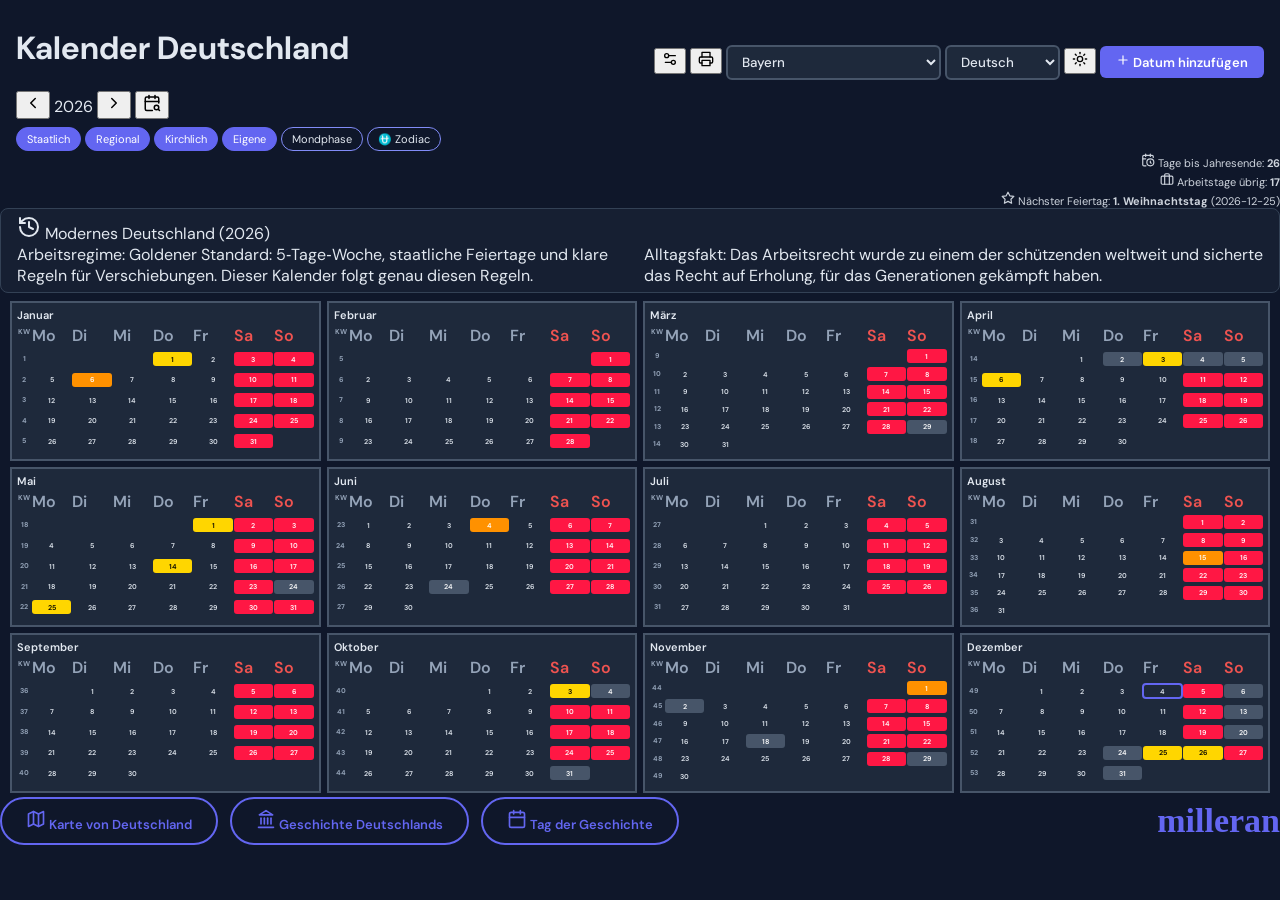
<file: index.html>
<!doctype html>
<html lang="de" class="h-full" translate="no">
<head>
  <meta charset="UTF-8">
  <meta name="viewport" content="width=device-width, initial-scale=1.0">
  <title>Kalender Deutschland</title>
  <link rel="stylesheet" href="css/tailwind.css">
  <link rel="stylesheet" href="css/styles.css">
  <link rel="stylesheet" href="css/leaflet.css">
  <link rel="stylesheet" href="css/atlas.css">
  <link rel="stylesheet" href="css/history.css">
  <link rel="stylesheet" href="css/on-this-day.css">
  <link href="https://fonts.googleapis.com/css2?family=DM+Sans:wght@400;500;600;700&display=swap" rel="stylesheet">
  <style>
    /* Fallback: показать контент, даже если JS упадет */
    #app { display: block !important; visibility: visible !important; }
    .loading-overlay { position: fixed; inset: 0; background: #0f172a; color: #e2e8f0; display: flex; align-items: center; justify-content: center; z-index: 9999; font-family: sans-serif; }
  </style>
</head>
<body class="h-full bg-[#0f172a] text-[#e2e8f0]">
  <div id="loadingScreen" class="loading-overlay">⏳ Загрузка календаря...</div>
  
  <div id="app" class="app-root dark">
    <header id="header" class="w-full sticky top-0 z-50 px-4 py-3 flex items-center justify-between gap-3 flex-wrap bg-inherit border-b-2 border-slate-600">
      <div class="flex items-center gap-3" style="flex-shrink: 0;">
        <h1 id="appTitle" class="text-lg font-bold">Kalender Deutschland</h1>
        <div class="flex items-center gap-1">
          <button id="btnYearPrev" class="p-1 rounded hover:bg-white/10 cursor-pointer"><i data-lucide="chevron-left" class="w-[18px] h-[18px]"></i></button>
          <span id="yearDisplay" class="font-bold text-base min-w-[50px] text-center">2026</span>
          <button id="btnYearNext" class="p-1 rounded hover:bg-white/10 cursor-pointer"><i data-lucide="chevron-right" class="w-[18px] h-[18px]"></i></button>
          <button id="btnGotoDate" class="p-1 ml-1 rounded hover:bg-white/10 opacity-70 hover:opacity-100 transition-opacity cursor-pointer" title="Go to date"><i data-lucide="calendar-search" class="w-[18px] h-[18px]"></i></button>
        </div>
      </div>
      <div class="flex items-center gap-2 flex-wrap" style="margin-left: auto;">
        <button id="btnWorkMode" class="p-1.5 rounded hover:bg-white/10 flex items-center gap-1 cursor-pointer" title="Work Mode"><i data-lucide="settings-2" class="w-[16px] h-[16px]"></i></button>
        <button id="btnPrint" class="p-1.5 rounded hover:bg-white/10 cursor-pointer" title="Print"><i data-lucide="printer" class="w-[16px] h-[16px]"></i></button>
        <select id="regionSelect" class="text-xs py-1 px-2 cursor-pointer"></select>
        <select id="langSelect" class="text-xs py-1 px-2 cursor-pointer"></select>
        <button id="btnToggleTheme" class="p-1.5 rounded hover:bg-white/10 cursor-pointer" title="Theme"><i data-lucide="sun" class="w-[16px] h-[16px]"></i></button>
        <button id="btnAddEvent" class="btn-primary text-xs flex items-center gap-1 cursor-pointer"><i data-lucide="plus" class="w-[14px] h-[14px]"></i> <span data-t="add_date">Datum hinzufügen</span></button>
      </div>
    </header>

    <div class="w-full px-4 py-2 flex items-center justify-between flex-wrap gap-2 text-xs">
      <div class="flex gap-2 flex-wrap items-center" id="filters"></div>
      <div class="flex gap-4 flex-wrap" id="globalStats"></div>
    </div>
    
    <div class="w-full px-4 pb-2">
      <div id="historyBlock" class="history-block text-xs leading-relaxed hidden">
        <div class="font-bold mb-1 flex items-center gap-2"><i data-lucide="history"></i> <span id="historyTitle"></span></div>
        <div class="grid grid-cols-1 md:grid-cols-2 gap-2" style="display: grid !important; grid-template-columns: repeat(2, 1fr) !important; gap: 8px !important;">
          <div><span class="opacity-70 font-bold" id="historyRegimeLabel">Режим работы:</span> <span id="historyRegime"></span></div>
          <div><span class="opacity-70 font-bold" id="historyFactLabel">Факт:</span> <span id="historyFact"></span></div>
        </div>
      </div>
    </div>

    <div id="calendarGrid" class="px-4 pb-4 grid grid-cols-2 sm:grid-cols-3 lg:grid-cols-4 gap-3">
      <!-- Сюда JS вставит месяцы -->
    </div>
    
    <div class="footer-atlas-row w-full px-4 pb-6 mt-4">
      <div class="footer-action-group">
        <button id="btnOpenAtlas" class="btn-secondary flex items-center gap-2 shadow-lg hover:shadow-xl transition-all" style="border-radius: 30px; padding: 10px 24px; border: 2px solid #6366f1;">
          <i data-lucide="map" class="w-[20px] h-[20px]"></i> <span class="font-bold text-sm">Atlas von Deutschland</span>
        </button>
        <button id="btnOpenHistory" class="btn-secondary flex items-center gap-2 shadow-lg hover:shadow-xl transition-all" style="border-radius: 30px; padding: 10px 24px; border: 2px solid #6366f1;">
          <i data-lucide="landmark" class="w-[20px] h-[20px]"></i> <span class="font-bold text-sm">История Германии</span>
        </button>
        <button id="btnOpenOnThisDay" class="btn-secondary flex items-center gap-2 shadow-lg hover:shadow-xl transition-all" style="border-radius: 30px; padding: 10px 24px; border: 2px solid #6366f1;">
          <i data-lucide="calendar" class="w-[20px] h-[20px]"></i> <span class="font-bold text-sm">День в истории</span>
        </button>
      </div>
      <div class="brand-milleran" aria-label="milleran">milleran</div>
    </div>

    <div id="modalContainer"></div>
    <div id="atlasContainer"></div>
  </div>

  <script src="js/lucide.min.js"></script>
  <script src="js/translations.js"></script>
  <script src="js/app.js"></script>
  <script src="js/events.js"></script>
  <script src="js/leaflet.js"></script>
  <script src="js/atlas-data.js"></script>
  <script src="js/atlas.js"></script>
  <script src="js/history-data.js"></script>
  <script src="js/history-extra.js"></script>
  <script src="js/history.js"></script>
  <script src="js/on-this-day.js"></script>
</body>
</html>
</file>
<file: css/styles.css>
/* =========================================
   BASE & RESET
   ========================================= */
* {
  font-family: 'DM Sans', sans-serif;
  box-sizing: border-box;
}

html, body {
  height: 100%;
  margin: 0;
  overflow: hidden;
}

.app-root {
  height: 100%;
  width: 100%;
  overflow-y: auto;
  overflow-x: hidden;
  transition: background 0.3s, color 0.3s;
}

/* =========================================
   THEMES (DARK / LIGHT)
   ========================================= */
.app-root.dark { background: #0f172a; color: #e2e8f0; }
.app-root.light { background: #C2FFE3; color: #1e293b; }

.dark .month-card { background: #1e293b; border: 2px solid #475569; }
.light .month-card { background: #fff; border: 2px solid #64748b; color: #1e293b; }

.dark .modal-content { background: #1e293b; border: 1px solid #334155; }
.light .modal-content { background: #fff; border: 1px solid #e2e8f0; }

.dark select, .dark input, .dark textarea { background: #1e293b; border: 2px solid #475569; color: #e2e8f0; border-radius: 6px; padding: 6px 10px; }
.light select, .light input, .light textarea { background: #fff; border: 2px solid #cbd5e1; color: #1e293b; border-radius: 6px; padding: 6px 10px; font-weight: 600; }

.dark .tooltip-box { background: #334155; color: #e2e8f0; box-shadow: 0 2px 8px rgba(0,0,0,0.4); }
.light .tooltip-box { background: #1e293b; color: #f8fafc; box-shadow: 0 2px 8px rgba(0,0,0,0.2); }

.dark #zodiacDropdown { background: #1e293b; border: 1px solid #475569; box-shadow: 0 8px 24px rgba(0,0,0,0.5); }
.light #zodiacDropdown { background: #fff; border: 1px solid #cbd5e1; box-shadow: 0 8px 24px rgba(0,0,0,0.15); }

.dark .history-block { background: rgba(30,41,59,0.5); border: 1px solid #334155; }
.light .history-block { background: rgba(255,255,255,0.6); border: 1px solid #cbd5e1; }

/* =========================================
   HEADER & CONTROLS (COMPACT)
   ========================================= */
#header {
  width: 100% !important;
  max-width: 100% !important;
  display: flex !important;
  justify-content: space-between !important;
  align-items: center !important;
  flex-wrap: wrap !important;
  padding: 6px 16px !important;
}
#header > div:first-child { flex-shrink: 0; }

.header-controls {
  display: flex !important;
  flex-direction: column !important;
  align-items: flex-end !important;
  gap: 4px !important;
  margin-left: auto !important;
}
.header-buttons {
  display: flex !important;
  align-items: center !important;
  gap: 8px !important;
  flex-wrap: wrap !important;
}

/* =========================================
   FILTERS & STATS (COMPACT)
   ========================================= */
#filters {
  display: flex !important;
  flex-wrap: wrap !important;
  gap: 4px !important;
  align-items: center !important;
  padding: 2px 16px !important;
}
#zodiacWrap { display: inline-block !important; }

#globalStats {
  text-align: right !important;
  min-width: 220px !important;
  display: flex !important;
  flex-direction: column !important;
  align-items: flex-end !important;
  gap: 2px !important;
  font-size: 11px !important;
  opacity: 0.9;
}
#globalStats span {
  display: block !important;
  white-space: nowrap !important;
}

/* =========================================
   HISTORY BLOCK (2 COLUMNS, COMPACT)
   ========================================= */
.history-block {
  border-radius: 8px;
  padding: 6px 16px !important;
  margin-bottom: 4px !important;
  transition: all 0.3s;
}
#historyBlock .grid {
  display: grid !important;
  grid-template-columns: repeat(2, 1fr) !important;
  gap: 8px !important;
}

/* =========================================
   CALENDAR GRID & MONTH CARDS (COMPACT 4x3)
   ========================================= */
#calendarGrid {
  display: grid !important;
  grid-template-columns: repeat(4, 1fr) !important;
  gap: 6px !important;
  padding: 4px 10px !important;
  align-items: start !important;
}

.month-card {
  transition: transform 0.2s, box-shadow 0.2s;
  cursor: pointer;
  font-weight: 600;
  min-width: 0;
  width: 100%;
  height: 180px !important;
  max-height: 180px !important;
  min-height: 180px !important;
  padding: 5px !important;
  display: flex;
  flex-direction: column;
  overflow: hidden;
}
.month-card:hover {
  transform: translateY(-3px);
  box-shadow: 0 8px 25px rgba(0,0,0,0.15);
}
.month-card .font-semibold {
  font-size: 11px !important;
  margin-bottom: 3px !important;
}

.month-grid {
  display: grid !important;
  grid-template-columns: 14px repeat(7, 1fr) !important;
  gap: 1px !important;
  flex-grow: 1;
}

/* =========================================
   DAY CELLS & HIGHLIGHTS (COMPACT)
   ========================================= */
.day-cell {
  width: 100%;
  height: 15px !important;
  display: flex;
  align-items: center;
  justify-content: center;
  border-radius: 3px;
  font-size: 8px !important;
  cursor: default;
  position: relative;
}

.day-cell.weekend { background: #ff1744; color: #fff; }
.day-cell.national { background: #ffd600; color: #000; }
.day-cell.regional { background: #ff9100; color: #fff; }
.day-cell.church { background: #475569; color: #fff; }
.day-cell.user-event { background: #1e88e5; color: #fff; }
.day-cell.today { outline: 2px solid #6366f1; outline-offset: -1px; }
.day-cell.zodiac-highlight {
  background: #818cf8 !important;
  color: #fff !important;
  box-shadow: 0 0 8px rgba(129,140,248,0.6) !important;
  font-weight: 700 !important;
  z-index: 10 !important;
}

.detail-day { width: 36px; height: 34px; font-size: 13px; }
.wk-num { font-size: 7px !important; color: #94a3b8; width: 14px; text-align: center; font-weight: bold; line-height: 15px !important; }
.lh-26 { line-height: 26px !important; }
.lh-34 { line-height: 34px !important; }

/* =========================================
   MODALS (STANDARD & FULLSCREEN)
   ========================================= */
.modal-overlay {
  position: fixed; inset: 0; z-index: 9999;
  display: flex; align-items: center; justify-content: center;
  background: rgba(0,0,0,0.7); backdrop-filter: blur(4px);
  animation: fadeIn 0.2s;
  cursor: pointer;
}
@keyframes fadeIn { from { opacity: 0; } to { opacity: 1; } }

/* Стандартное модальное окно */
.modal-content {
  max-height: 90%; overflow-y: auto;
  border-radius: 12px; padding: 24px;
  width: 95%; max-width: 800px;
  animation: slideUp 0.25s;
  position: relative;
}
@keyframes slideUp { from { transform: translateY(20px); opacity: 0; } to { transform: translateY(0); opacity: 1; } }

/* Полноэкранное окно месяца */
.modal-content-full {
  width: 90vw; height: 90vh;
  background: #1e293b;
  border-radius: 16px;
  padding: 30px 40px;
  position: relative;
  overflow-y: auto;
  display: flex; flex-direction: column;
  color: #e2e8f0;
}

/* Кнопка закрытия (универсальная) */
.modal-close-btn {
  position: absolute; top: 12px; right: 12px;
  width: 36px; height: 36px;
  background: rgba(239, 68, 68, 0.9);
  border: none; border-radius: 8px;
  color: #fff; font-size: 20px; font-weight: bold;
  cursor: pointer; z-index: 10000;
  display: flex; align-items: center; justify-content: center;
  transition: transform 0.2s, background 0.2s;
}
.modal-close-btn:hover { transform: scale(1.1); background: #dc2626; }

/* Статистика в модальном окне */
.modal-stats-grid {
  display: grid;
  grid-template-columns: repeat(4, 1fr);
  gap: 16px; margin-bottom: 30px;
  flex-shrink: 0;
}
.stat-box {
  background: #0f172a; padding: 16px;
  border-radius: 10px; text-align: center;
  border: 1px solid #334155;
}
.stat-val { font-size: 36px; font-weight: 800; color: #6366f1; line-height: 1.1; }
.stat-lbl { font-size: 14px; color: #94a3b8; margin-top: 6px; text-transform: uppercase; letter-spacing: 0.5px; }

/* Сетка календаря внутри модалки */
.modal-grid-large {
  display: grid;
  grid-template-columns: 40px repeat(7, 1fr);
  gap: 4px; flex-grow: 1;
}
.modal-grid-large .day-cell-lg {
  width: 100%; height: 50px;
  display: flex; align-items: center; justify-content: center;
  border-radius: 6px; font-size: 16px; font-weight: 600;
  cursor: default; position: relative;
}
.modal-grid-large .wk-num-lg {
  font-size: 12px; color: #64748b;
  display: flex; align-items: center; justify-content: center;
}
.modal-grid-large .day-header {
  text-align: center; font-size: 13px; font-weight: 700;
  color: #94a3b8; padding: 8px 0;
}

/* =========================================
   TOOLTIPS & ZODIAC DROPDOWN
   ========================================= */
.tooltip-wrap { position: relative; }
.tooltip-box {
  display: none; position: absolute; z-index: 999;
  bottom: calc(100% + 6px); left: 50%; transform: translateX(-50%);
  padding: 6px 10px; border-radius: 6px; font-size: 11px;
  white-space: nowrap; pointer-events: none;
}
.tooltip-wrap:hover .tooltip-box { display: block; }

#zodiacDropdown {
  position: absolute; left: 0; top: calc(100% + 6px); z-index: 10000;
  display: none; padding: 12px; border-radius: 10px; gap: 6px;
  grid-template-columns: repeat(6, 40px);
  background: #1e293b;
  border: 1px solid #475569;
  box-shadow: 0 8px 24px rgba(0,0,0,0.5);
  pointer-events: auto !important;
}
#zodiacDropdown.open { display: grid; }
#zodiacDropdown .zi {
  width: 40px; height: 40px; display: flex; align-items: center;
  justify-content: center; font-size: 24px; border-radius: 8px;
  cursor: pointer; transition: all 0.15s;
  background: rgba(129,140,248,0.1);
  pointer-events: auto !important;
}
#zodiacDropdown .zi:hover {
  background: rgba(129,140,248,0.3);
  transform: scale(1.15);
}

#zodiacWrap {
  z-index: 9999 !important;
  position: relative !important;
  pointer-events: auto !important;
}
#zodiacBtn, #zodiacBtn * {
  pointer-events: auto !important;
  cursor: pointer !important;
  position: relative;
  z-index: 10001 !important;
}
#zodiacBtn.active {
  background: #6366f1 !important;
  color: #fff !important;
  border-color: #6366f1 !important;
}
#zodiacIconLarge.hidden { display: none; }

/* =========================================
   FORMS & BUTTONS
   ========================================= */
select, input, textarea { outline: none; font-weight: 500; }

.btn-primary {
  background: #6366f1; color: #fff; border: none;
  padding: 7px 16px; border-radius: 6px; cursor: pointer;
  font-weight: 600; font-size: 13px; transition: background 0.2s;
}
.btn-primary:hover { background: #4f46e5; }

.btn-secondary {
  border: 1px solid #6366f1; color: #6366f1; background: transparent;
  padding: 7px 16px; border-radius: 6px; cursor: pointer;
  font-weight: 600; font-size: 13px; transition: all 0.2s;
}
.btn-secondary:hover { background: #6366f1; color: #fff; }

.footer-atlas-row {
  display: flex;
  justify-content: space-between;
  align-items: center;
  gap: 16px;
}

.footer-action-group {
  display: flex;
  align-items: center;
  gap: 12px;
  flex-wrap: wrap;
}

#btnOpenAtlas,
#btnOpenHistory {
  flex: 0 0 auto;
}

.brand-milleran {
  margin-left: auto;
  min-height: 44px;
  display: flex;
  align-items: center;
  color: #6366f1;
  font-family: "Bodoni MT Black", "Bodoni 72 Smallcaps", "Bodoni MT", Georgia, serif;
  font-size: 34px;
  font-weight: 900;
  line-height: 1;
  letter-spacing: 0;
  text-transform: lowercase;
  user-select: none;
}

.filter-chip {
  padding: 4px 10px; border-radius: 20px; font-size: 11px;
  cursor: pointer; transition: all 0.2s; border: 1px solid #6366f1;
  user-select: none;
}
.dark .filter-chip { color: #e2e8f0; border-color: #818cf8; }
.light .filter-chip { color: #1e293b; border-color: #4f46e5; }
.filter-chip.active { background: #6366f1; color: #fff; border-color: #6366f1; }

/* =========================================
   UTILITIES & ICONS
   ========================================= */
.c-red { color: #ef5350 !important; }
.c-gray { color: #94a3b8 !important; }
.tt-moon { position: absolute; bottom: 1px; right: 2px; font-size: 7px; pointer-events: none; opacity: 0.8; }
.tt-moon-lg { position: absolute; bottom: 2px; right: 3px; font-size: 9px; pointer-events: none; opacity: 0.8; }
.c-pointer { cursor: pointer !important; }
.c-default { cursor: default !important; }

.filter-dot-national { background: #fff9c4 !important; }
.filter-dot-regional { background: #ffe0b2 !important; }
.filter-dot-church { background: #e0e0e0 !important; }
.filter-dot-user { background: #bbdefb !important; }
.filter-dot-moon { background: #94a3b8 !important; }

.w-\[18px\] { width: 18px !important; } .h-\[18px\] { height: 18px !important; }
.w-\[16px\] { width: 16px !important; } .h-\[16px\] { height: 16px !important; }
.w-\[14px\] { width: 14px !important; } .h-\[14px\] { height: 14px !important; }
.w-\[20px\] { width: 20px !important; } .h-\[20px\] { height: 20px !important; }
.bg-inherit { background: inherit !important; }
.border-slate-600 { border-color: #475569 !important; }
.modal-grid-7 { display: grid !important; grid-template-columns: 28px repeat(7, 1fr) !important; }

/* =========================================
   SCROLLBAR & PRINT
   ========================================= */
::-webkit-scrollbar { width: 6px; }
::-webkit-scrollbar-thumb { background: #475569; border-radius: 3px; }

@media print {
  header, .px-4.py-2.flex, #modalContainer, #historyBlock { display: none !important; }
  body, .app-root { overflow: visible !important; height: auto !important; background: white !important; color: black !important; }
  .month-card { break-inside: avoid; border: 1px solid #ccc !important; box-shadow: none !important; margin-bottom: 20px; }
  .day-cell { -webkit-print-color-adjust: exact; print-color-adjust: exact; }
}

/* =========================================
   RESPONSIVE
   ========================================= */
@media (max-height: 900px) {
  .month-card { height: 160px !important; max-height: 160px !important; min-height: 160px !important; }
  .day-cell { height: 14px !important; font-size: 7px !important; }
  .wk-num { line-height: 14px !important; }
}
@media (max-height: 800px) {
  .month-card { height: 150px !important; max-height: 150px !important; min-height: 150px !important; }
  .day-cell { height: 13px !important; font-size: 7px !important; }
  .wk-num { width: 12px; line-height: 13px !important; }
}
@media (max-width: 1200px) {
  #calendarGrid { grid-template-columns: repeat(3, 1fr) !important; }
}
@media (max-width: 900px) {
  #calendarGrid { grid-template-columns: repeat(2, 1fr) !important; }
  #header { flex-direction: column !important; align-items: stretch !important; gap: 8px !important; }
  .header-controls { align-items: flex-start !important; margin-left: 0 !important; }
  #globalStats { text-align: left !important; align-items: flex-start !important; }
  #historyBlock .grid { grid-template-columns: 1fr !important; }
  .modal-content-full { width: 98vw; height: 98vh; padding: 20px; }
  .modal-stats-grid { grid-template-columns: repeat(2, 1fr); gap: 10px; }
  .stat-val { font-size: 28px; }
  .modal-grid-large .day-cell-lg { height: 40px; font-size: 14px; }
  .footer-atlas-row {
    flex-direction: column;
    align-items: center;
  }
  #btnOpenAtlas,
  #btnOpenHistory,
  .brand-milleran {
    margin-left: 0;
  }
  .brand-milleran {
    min-height: 34px;
    font-size: 26px;
  }
}
/* === ИКОНКИ В МОДАЛКЕ СОБЫТИЙ === */
#iconPicker {
  display: grid !important;
  grid-template-columns: repeat(5, 1fr) !important; /* 2 ряда по 5 иконок */
  gap: 14px !important;
  padding: 16px !important;
  background: rgba(255,255,255,0.05) !important;
  border-radius: 12px !important;
  margin-top: 8px !important;
  pointer-events: auto !important;
}

#iconPicker .icon-opt {
  font-size: 34px !important;          /* Крупные иконки */
  width: 56px !important;
  height: 56px !important;
  display: flex !important;
  align-items: center !important;
  justify-content: center !important;
  cursor: pointer !important;
  border-radius: 12px !important;
  transition: all 0.2s ease !important;
  user-select: none !important;
  pointer-events: auto !important;     /* Гарантируем кликабельность */
  background: transparent !important;
  position: relative !important;
  z-index: 10 !important;
}

#iconPicker .icon-opt:hover {
  background: rgba(255,255,255,0.15) !important;
  transform: scale(1.15);
}

#iconPicker .icon-opt.ring-2 {
  background: rgba(99, 102, 241, 0.25) !important;
  box-shadow: 0 0 0 3px #6366f1 !important;
}
/* Явная кнопка удаления в модалке событий */
#btnDeleteEvent {
  margin-right: auto !important; /* Сдвигаем влево */
  background: rgba(239, 68, 68, 0.15) !important;
  border-color: #ef4444 !important;
  color: #ef4444 !important;
  font-weight: 700 !important;
  padding: 8px 14px !important;
  transition: all 0.2s;
}
#btnDeleteEvent:hover {
  background: #ef4444 !important;
  color: #fff !important;
  transform: translateY(-1px);
}
/* === HIGHLIGHT FOR JUMP-TO-DATE === */
.day-cell.date-highlight,
.day-cell-lg.date-highlight {
  animation: pulse-highlight 2s ease-in-out !important;
  box-shadow: 0 0 0 3px #6366f1, 0 0 20px rgba(99,102,241,0.6) !important;
  z-index: 20 !important;
  position: relative !important;
}

.day-cell.date-highlight::after,
.day-cell-lg.date-highlight::after {
  content: '';
  position: absolute;
  inset: -2px;
  border: 2px solid #6366f1;
  border-radius: 6px;
  animation: pulse-ring 2s ease-out;
  pointer-events: none;
}

@keyframes pulse-highlight {
  0% { transform: scale(1); box-shadow: 0 0 0 0 rgba(99,102,241,0.4); }
  50% { transform: scale(1.15); box-shadow: 0 0 0 8px rgba(99,102,241,0.2); }
  100% { transform: scale(1); box-shadow: 0 0 0 0 rgba(99,102,241,0); }
}

@keyframes pulse-ring {
  0% { transform: scale(0.8); opacity: 1; }
  100% { transform: scale(2); opacity: 0; }
}
</file>
<file: css/leaflet.css>
/* required styles */

.leaflet-pane,
.leaflet-tile,
.leaflet-marker-icon,
.leaflet-marker-shadow,
.leaflet-tile-container,
.leaflet-pane > svg,
.leaflet-pane > canvas,
.leaflet-zoom-box,
.leaflet-image-layer,
.leaflet-layer {
	position: absolute;
	left: 0;
	top: 0;
	}
.leaflet-container {
	overflow: hidden;
	}
.leaflet-tile,
.leaflet-marker-icon,
.leaflet-marker-shadow {
	-webkit-user-select: none;
	   -moz-user-select: none;
	        user-select: none;
	  -webkit-user-drag: none;
	}
/* Prevents IE11 from highlighting tiles in blue */
.leaflet-tile::selection {
	background: transparent;
}
/* Safari renders non-retina tile on retina better with this, but Chrome is worse */
.leaflet-safari .leaflet-tile {
	image-rendering: -webkit-optimize-contrast;
	}
/* hack that prevents hw layers "stretching" when loading new tiles */
.leaflet-safari .leaflet-tile-container {
	width: 1600px;
	height: 1600px;
	-webkit-transform-origin: 0 0;
	}
.leaflet-marker-icon,
.leaflet-marker-shadow {
	display: block;
	}
/* .leaflet-container svg: reset svg max-width decleration shipped in Joomla! (joomla.org) 3.x */
/* .leaflet-container img: map is broken in FF if you have max-width: 100% on tiles */
.leaflet-container .leaflet-overlay-pane svg {
	max-width: none !important;
	max-height: none !important;
	}
.leaflet-container .leaflet-marker-pane img,
.leaflet-container .leaflet-shadow-pane img,
.leaflet-container .leaflet-tile-pane img,
.leaflet-container img.leaflet-image-layer,
.leaflet-container .leaflet-tile {
	max-width: none !important;
	max-height: none !important;
	width: auto;
	padding: 0;
	}

.leaflet-container img.leaflet-tile {
	/* See: https://bugs.chromium.org/p/chromium/issues/detail?id=600120 */
	mix-blend-mode: plus-lighter;
}

.leaflet-container.leaflet-touch-zoom {
	-ms-touch-action: pan-x pan-y;
	touch-action: pan-x pan-y;
	}
.leaflet-container.leaflet-touch-drag {
	-ms-touch-action: pinch-zoom;
	/* Fallback for FF which doesn't support pinch-zoom */
	touch-action: none;
	touch-action: pinch-zoom;
}
.leaflet-container.leaflet-touch-drag.leaflet-touch-zoom {
	-ms-touch-action: none;
	touch-action: none;
}
.leaflet-container {
	-webkit-tap-highlight-color: transparent;
}
.leaflet-container a {
	-webkit-tap-highlight-color: rgba(51, 181, 229, 0.4);
}
.leaflet-tile {
	filter: inherit;
	visibility: hidden;
	}
.leaflet-tile-loaded {
	visibility: inherit;
	}
.leaflet-zoom-box {
	width: 0;
	height: 0;
	-moz-box-sizing: border-box;
	     box-sizing: border-box;
	z-index: 800;
	}
/* workaround for https://bugzilla.mozilla.org/show_bug.cgi?id=888319 */
.leaflet-overlay-pane svg {
	-moz-user-select: none;
	}

.leaflet-pane         { z-index: 400; }

.leaflet-tile-pane    { z-index: 200; }
.leaflet-overlay-pane { z-index: 400; }
.leaflet-shadow-pane  { z-index: 500; }
.leaflet-marker-pane  { z-index: 600; }
.leaflet-tooltip-pane   { z-index: 650; }
.leaflet-popup-pane   { z-index: 700; }

.leaflet-map-pane canvas { z-index: 100; }
.leaflet-map-pane svg    { z-index: 200; }

.leaflet-vml-shape {
	width: 1px;
	height: 1px;
	}
.lvml {
	behavior: url(#default#VML);
	display: inline-block;
	position: absolute;
	}


/* control positioning */

.leaflet-control {
	position: relative;
	z-index: 800;
	pointer-events: visiblePainted; /* IE 9-10 doesn't have auto */
	pointer-events: auto;
	}
.leaflet-top,
.leaflet-bottom {
	position: absolute;
	z-index: 1000;
	pointer-events: none;
	}
.leaflet-top {
	top: 0;
	}
.leaflet-right {
	right: 0;
	}
.leaflet-bottom {
	bottom: 0;
	}
.leaflet-left {
	left: 0;
	}
.leaflet-control {
	float: left;
	clear: both;
	}
.leaflet-right .leaflet-control {
	float: right;
	}
.leaflet-top .leaflet-control {
	margin-top: 10px;
	}
.leaflet-bottom .leaflet-control {
	margin-bottom: 10px;
	}
.leaflet-left .leaflet-control {
	margin-left: 10px;
	}
.leaflet-right .leaflet-control {
	margin-right: 10px;
	}


/* zoom and fade animations */

.leaflet-fade-anim .leaflet-popup {
	opacity: 0;
	-webkit-transition: opacity 0.2s linear;
	   -moz-transition: opacity 0.2s linear;
	        transition: opacity 0.2s linear;
	}
.leaflet-fade-anim .leaflet-map-pane .leaflet-popup {
	opacity: 1;
	}
.leaflet-zoom-animated {
	-webkit-transform-origin: 0 0;
	    -ms-transform-origin: 0 0;
	        transform-origin: 0 0;
	}
svg.leaflet-zoom-animated {
	will-change: transform;
}

.leaflet-zoom-anim .leaflet-zoom-animated {
	-webkit-transition: -webkit-transform 0.25s cubic-bezier(0,0,0.25,1);
	   -moz-transition:    -moz-transform 0.25s cubic-bezier(0,0,0.25,1);
	        transition:         transform 0.25s cubic-bezier(0,0,0.25,1);
	}
.leaflet-zoom-anim .leaflet-tile,
.leaflet-pan-anim .leaflet-tile {
	-webkit-transition: none;
	   -moz-transition: none;
	        transition: none;
	}

.leaflet-zoom-anim .leaflet-zoom-hide {
	visibility: hidden;
	}


/* cursors */

.leaflet-interactive {
	cursor: pointer;
	}
.leaflet-grab {
	cursor: -webkit-grab;
	cursor:    -moz-grab;
	cursor:         grab;
	}
.leaflet-crosshair,
.leaflet-crosshair .leaflet-interactive {
	cursor: crosshair;
	}
.leaflet-popup-pane,
.leaflet-control {
	cursor: auto;
	}
.leaflet-dragging .leaflet-grab,
.leaflet-dragging .leaflet-grab .leaflet-interactive,
.leaflet-dragging .leaflet-marker-draggable {
	cursor: move;
	cursor: -webkit-grabbing;
	cursor:    -moz-grabbing;
	cursor:         grabbing;
	}

/* marker & overlays interactivity */
.leaflet-marker-icon,
.leaflet-marker-shadow,
.leaflet-image-layer,
.leaflet-pane > svg path,
.leaflet-tile-container {
	pointer-events: none;
	}

.leaflet-marker-icon.leaflet-interactive,
.leaflet-image-layer.leaflet-interactive,
.leaflet-pane > svg path.leaflet-interactive,
svg.leaflet-image-layer.leaflet-interactive path {
	pointer-events: visiblePainted; /* IE 9-10 doesn't have auto */
	pointer-events: auto;
	}

/* visual tweaks */

.leaflet-container {
	background: #ddd;
	outline-offset: 1px;
	}
.leaflet-container a {
	color: #0078A8;
	}
.leaflet-zoom-box {
	border: 2px dotted #38f;
	background: rgba(255,255,255,0.5);
	}


/* general typography */
.leaflet-container {
	font-family: "Helvetica Neue", Arial, Helvetica, sans-serif;
	font-size: 12px;
	font-size: 0.75rem;
	line-height: 1.5;
	}


/* general toolbar styles */

.leaflet-bar {
	box-shadow: 0 1px 5px rgba(0,0,0,0.65);
	border-radius: 4px;
	}
.leaflet-bar a {
	background-color: #fff;
	border-bottom: 1px solid #ccc;
	width: 26px;
	height: 26px;
	line-height: 26px;
	display: block;
	text-align: center;
	text-decoration: none;
	color: black;
	}
.leaflet-bar a,
.leaflet-control-layers-toggle {
	background-position: 50% 50%;
	background-repeat: no-repeat;
	display: block;
	}
.leaflet-bar a:hover,
.leaflet-bar a:focus {
	background-color: #f4f4f4;
	}
.leaflet-bar a:first-child {
	border-top-left-radius: 4px;
	border-top-right-radius: 4px;
	}
.leaflet-bar a:last-child {
	border-bottom-left-radius: 4px;
	border-bottom-right-radius: 4px;
	border-bottom: none;
	}
.leaflet-bar a.leaflet-disabled {
	cursor: default;
	background-color: #f4f4f4;
	color: #bbb;
	}

.leaflet-touch .leaflet-bar a {
	width: 30px;
	height: 30px;
	line-height: 30px;
	}
.leaflet-touch .leaflet-bar a:first-child {
	border-top-left-radius: 2px;
	border-top-right-radius: 2px;
	}
.leaflet-touch .leaflet-bar a:last-child {
	border-bottom-left-radius: 2px;
	border-bottom-right-radius: 2px;
	}

/* zoom control */

.leaflet-control-zoom-in,
.leaflet-control-zoom-out {
	font: bold 18px 'Lucida Console', Monaco, monospace;
	text-indent: 1px;
	}

.leaflet-touch .leaflet-control-zoom-in, .leaflet-touch .leaflet-control-zoom-out  {
	font-size: 22px;
	}


/* layers control */

.leaflet-control-layers {
	box-shadow: 0 1px 5px rgba(0,0,0,0.4);
	background: #fff;
	border-radius: 5px;
	}
.leaflet-control-layers-toggle {
	background-image: url(images/layers.png);
	width: 36px;
	height: 36px;
	}
.leaflet-retina .leaflet-control-layers-toggle {
	background-image: url(images/layers-2x.png);
	background-size: 26px 26px;
	}
.leaflet-touch .leaflet-control-layers-toggle {
	width: 44px;
	height: 44px;
	}
.leaflet-control-layers .leaflet-control-layers-list,
.leaflet-control-layers-expanded .leaflet-control-layers-toggle {
	display: none;
	}
.leaflet-control-layers-expanded .leaflet-control-layers-list {
	display: block;
	position: relative;
	}
.leaflet-control-layers-expanded {
	padding: 6px 10px 6px 6px;
	color: #333;
	background: #fff;
	}
.leaflet-control-layers-scrollbar {
	overflow-y: scroll;
	overflow-x: hidden;
	padding-right: 5px;
	}
.leaflet-control-layers-selector {
	margin-top: 2px;
	position: relative;
	top: 1px;
	}
.leaflet-control-layers label {
	display: block;
	font-size: 13px;
	font-size: 1.08333em;
	}
.leaflet-control-layers-separator {
	height: 0;
	border-top: 1px solid #ddd;
	margin: 5px -10px 5px -6px;
	}

/* Default icon URLs */
.leaflet-default-icon-path { /* used only in path-guessing heuristic, see L.Icon.Default */
	background-image: url(images/marker-icon.png);
	}


/* attribution and scale controls */

.leaflet-container .leaflet-control-attribution {
	background: #fff;
	background: rgba(255, 255, 255, 0.8);
	margin: 0;
	}
.leaflet-control-attribution,
.leaflet-control-scale-line {
	padding: 0 5px;
	color: #333;
	line-height: 1.4;
	}
.leaflet-control-attribution a {
	text-decoration: none;
	}
.leaflet-control-attribution a:hover,
.leaflet-control-attribution a:focus {
	text-decoration: underline;
	}
.leaflet-attribution-flag {
	display: inline !important;
	vertical-align: baseline !important;
	width: 1em;
	height: 0.6669em;
	}
.leaflet-left .leaflet-control-scale {
	margin-left: 5px;
	}
.leaflet-bottom .leaflet-control-scale {
	margin-bottom: 5px;
	}
.leaflet-control-scale-line {
	border: 2px solid #777;
	border-top: none;
	line-height: 1.1;
	padding: 2px 5px 1px;
	white-space: nowrap;
	-moz-box-sizing: border-box;
	     box-sizing: border-box;
	background: rgba(255, 255, 255, 0.8);
	text-shadow: 1px 1px #fff;
	}
.leaflet-control-scale-line:not(:first-child) {
	border-top: 2px solid #777;
	border-bottom: none;
	margin-top: -2px;
	}
.leaflet-control-scale-line:not(:first-child):not(:last-child) {
	border-bottom: 2px solid #777;
	}

.leaflet-touch .leaflet-control-attribution,
.leaflet-touch .leaflet-control-layers,
.leaflet-touch .leaflet-bar {
	box-shadow: none;
	}
.leaflet-touch .leaflet-control-layers,
.leaflet-touch .leaflet-bar {
	border: 2px solid rgba(0,0,0,0.2);
	background-clip: padding-box;
	}


/* popup */

.leaflet-popup {
	position: absolute;
	text-align: center;
	margin-bottom: 20px;
	}
.leaflet-popup-content-wrapper {
	padding: 1px;
	text-align: left;
	border-radius: 12px;
	}
.leaflet-popup-content {
	margin: 13px 24px 13px 20px;
	line-height: 1.3;
	font-size: 13px;
	font-size: 1.08333em;
	min-height: 1px;
	}
.leaflet-popup-content p {
	margin: 17px 0;
	margin: 1.3em 0;
	}
.leaflet-popup-tip-container {
	width: 40px;
	height: 20px;
	position: absolute;
	left: 50%;
	margin-top: -1px;
	margin-left: -20px;
	overflow: hidden;
	pointer-events: none;
	}
.leaflet-popup-tip {
	width: 17px;
	height: 17px;
	padding: 1px;

	margin: -10px auto 0;
	pointer-events: auto;

	-webkit-transform: rotate(45deg);
	   -moz-transform: rotate(45deg);
	    -ms-transform: rotate(45deg);
	        transform: rotate(45deg);
	}
.leaflet-popup-content-wrapper,
.leaflet-popup-tip {
	background: white;
	color: #333;
	box-shadow: 0 3px 14px rgba(0,0,0,0.4);
	}
.leaflet-container a.leaflet-popup-close-button {
	position: absolute;
	top: 0;
	right: 0;
	border: none;
	text-align: center;
	width: 24px;
	height: 24px;
	font: 16px/24px Tahoma, Verdana, sans-serif;
	color: #757575;
	text-decoration: none;
	background: transparent;
	}
.leaflet-container a.leaflet-popup-close-button:hover,
.leaflet-container a.leaflet-popup-close-button:focus {
	color: #585858;
	}
.leaflet-popup-scrolled {
	overflow: auto;
	}

.leaflet-oldie .leaflet-popup-content-wrapper {
	-ms-zoom: 1;
	}
.leaflet-oldie .leaflet-popup-tip {
	width: 24px;
	margin: 0 auto;

	-ms-filter: "progid:DXImageTransform.Microsoft.Matrix(M11=0.70710678, M12=0.70710678, M21=-0.70710678, M22=0.70710678)";
	filter: progid:DXImageTransform.Microsoft.Matrix(M11=0.70710678, M12=0.70710678, M21=-0.70710678, M22=0.70710678);
	}

.leaflet-oldie .leaflet-control-zoom,
.leaflet-oldie .leaflet-control-layers,
.leaflet-oldie .leaflet-popup-content-wrapper,
.leaflet-oldie .leaflet-popup-tip {
	border: 1px solid #999;
	}


/* div icon */

.leaflet-div-icon {
	background: #fff;
	border: 1px solid #666;
	}


/* Tooltip */
/* Base styles for the element that has a tooltip */
.leaflet-tooltip {
	position: absolute;
	padding: 6px;
	background-color: #fff;
	border: 1px solid #fff;
	border-radius: 3px;
	color: #222;
	white-space: nowrap;
	-webkit-user-select: none;
	-moz-user-select: none;
	-ms-user-select: none;
	user-select: none;
	pointer-events: none;
	box-shadow: 0 1px 3px rgba(0,0,0,0.4);
	}
.leaflet-tooltip.leaflet-interactive {
	cursor: pointer;
	pointer-events: auto;
	}
.leaflet-tooltip-top:before,
.leaflet-tooltip-bottom:before,
.leaflet-tooltip-left:before,
.leaflet-tooltip-right:before {
	position: absolute;
	pointer-events: none;
	border: 6px solid transparent;
	background: transparent;
	content: "";
	}

/* Directions */

.leaflet-tooltip-bottom {
	margin-top: 6px;
}
.leaflet-tooltip-top {
	margin-top: -6px;
}
.leaflet-tooltip-bottom:before,
.leaflet-tooltip-top:before {
	left: 50%;
	margin-left: -6px;
	}
.leaflet-tooltip-top:before {
	bottom: 0;
	margin-bottom: -12px;
	border-top-color: #fff;
	}
.leaflet-tooltip-bottom:before {
	top: 0;
	margin-top: -12px;
	margin-left: -6px;
	border-bottom-color: #fff;
	}
.leaflet-tooltip-left {
	margin-left: -6px;
}
.leaflet-tooltip-right {
	margin-left: 6px;
}
.leaflet-tooltip-left:before,
.leaflet-tooltip-right:before {
	top: 50%;
	margin-top: -6px;
	}
.leaflet-tooltip-left:before {
	right: 0;
	margin-right: -12px;
	border-left-color: #fff;
	}
.leaflet-tooltip-right:before {
	left: 0;
	margin-left: -12px;
	border-right-color: #fff;
	}

/* Printing */

@media print {
	/* Prevent printers from removing background-images of controls. */
	.leaflet-control {
		-webkit-print-color-adjust: exact;
		print-color-adjust: exact;
		}
	}
</file>
<file: css/atlas.css>
/* css/atlas.css */

#atlasOverlay {
  position: fixed;
  top: 0; left: 0; right: 0; bottom: 0;
  background: rgba(15, 23, 42, 0.95);
  z-index: 99999;
  display: flex;
  opacity: 0;
  pointer-events: none;
  transition: opacity 0.3s ease;
  backdrop-filter: blur(10px);
}

#atlasOverlay.active {
  opacity: 1;
  pointer-events: auto;
}

#atlasContent {
  width: 100%;
  height: 100%;
  display: flex;
  flex-direction: column;
  position: relative;
}

#atlasHeader {
  display: flex;
  justify-content: space-between;
  align-items: center;
  padding: 16px 24px;
  background: rgba(30, 41, 59, 0.8);
  border-bottom: 1px solid rgba(255,255,255,0.1);
}

.atlas-title {
  font-size: 1.5rem;
  font-weight: 700;
  color: #fff;
  margin: 0;
  display: flex;
  align-items: center;
  gap: 10px;
}

#btnAtlasClose {
  background: transparent;
  border: none;
  color: #94a3b8;
  cursor: pointer;
  padding: 8px;
  border-radius: 50%;
  transition: all 0.2s;
  display: flex;
  align-items: center;
  justify-content: center;
}

#btnAtlasClose:hover {
  background: rgba(255,255,255,0.1);
  color: #fff;
}

#atlasBody {
  flex: 1;
  display: flex;
  position: relative;
  overflow: hidden;
}

#mapContainer {
  flex: 1;
  height: 100%;
  background: #f1f5f9; /* Light background for classic map look */
  z-index: 1;
}

#atlasInstruction {
  position: absolute;
  left: 20px;
  bottom: 20px;
  z-index: 1000;
  max-width: 420px;
  background: rgba(15, 23, 42, 0.92);
  color: #e2e8f0;
  border: 1px solid rgba(255,255,255,0.16);
  border-radius: 8px;
  padding: 12px 14px;
  box-shadow: 0 12px 32px rgba(15, 23, 42, 0.35);
}

#atlasInstruction strong,
#atlasInstruction span {
  display: block;
  font-size: 13px;
  line-height: 1.45;
}

#atlasInstruction span {
  margin-top: 6px;
  color: #94a3b8;
  font-size: 11px;
}

/* Sidebar for state details */
#stateSidebar {
  width: 350px;
  background: rgba(30, 41, 59, 0.95);
  border-left: 1px solid rgba(255,255,255,0.1);
  padding: 24px;
  overflow-y: auto;
  transform: translateX(100%);
  transition: transform 0.4s cubic-bezier(0.16, 1, 0.3, 1);
  position: absolute;
  right: 0;
  top: 0;
  bottom: 0;
  z-index: 1000;
  box-shadow: -4px 0 20px rgba(0,0,0,0.5);
  display: flex;
  flex-direction: column;
}

#stateSidebar.open {
  transform: translateX(0);
}

#btnBackToGermany {
  position: absolute;
  top: 20px;
  left: 20px;
  z-index: 1000;
  background: #6366f1;
  color: white;
  border: none;
  padding: 10px 20px;
  border-radius: 30px;
  font-weight: 600;
  cursor: pointer;
  box-shadow: 0 4px 12px rgba(0,0,0,0.3);
  display: none;
  align-items: center;
  gap: 8px;
  transition: all 0.2s;
}

#btnBackToGermany:hover {
  background: #4f46e5;
  transform: translateY(-2px);
}

#btnBackToGermany.visible {
  display: flex;
}

/* Leaflet overrides */
.leaflet-container {
  background: #f1f5f9 !important;
  font-family: 'DM Sans', sans-serif !important;
}

.leaflet-control-zoom a {
  background: rgba(255, 255, 255, 0.9) !important;
  color: #1e293b !important;
  border-color: rgba(0,0,0,0.1) !important;
}

.leaflet-control-zoom a:hover {
  background: #f8fafc !important;
}

/* Permanent labels for states */
.state-label {
  background: rgba(255,255,255,0.82) !important;
  border: 1px solid rgba(15,23,42,0.14) !important;
  border-radius: 6px !important;
  box-shadow: 0 2px 8px rgba(15,23,42,0.18) !important;
  color: #1e293b !important;
  font-weight: 700 !important;
  font-size: 12px !important;
  text-align: center;
  padding: 2px 6px !important;
  text-shadow: none !important;
}

.state-label::before {
  display: none !important;
}

.state-label-berlin {
  font-size: 11px !important;
  background: rgba(255,255,255,0.92) !important;
  border-color: rgba(239,68,68,0.35) !important;
}

.state-label-brandenburg {
  transform: translate(-50%, -50%) translate(28px, -26px);
}

/* Tooltip styles (for hover) */
.state-tooltip {
  background: rgba(15, 23, 42, 0.9) !important;
  color: white !important;
  border: 1px solid rgba(255,255,255,0.2) !important;
  border-radius: 8px !important;
  padding: 8px 12px !important;
  font-family: 'DM Sans', sans-serif !important;
  font-size: 14px !important;
  font-weight: 600 !important;
  box-shadow: 0 4px 12px rgba(0,0,0,0.3) !important;
}

.state-tooltip::before {
  border-top-color: rgba(15, 23, 42, 0.9) !important;
}

.state-polygon {
  cursor: pointer;
}

.state-polygon:hover {
  filter: saturate(1.08);
}

.selected-state-fill {
  pointer-events: none;
}

.selected-state-outline {
  paint-order: stroke;
  stroke-linecap: round;
  stroke-linejoin: round;
  filter:
    drop-shadow(0 0 1px rgba(255, 255, 255, 0.95))
    drop-shadow(0 2px 3px rgba(15, 23, 42, 0.32));
}

/* Sidebar contents */
.sidebar-title {
  font-size: 1.5rem;
  font-weight: 700;
  margin-bottom: 4px;
  color: #fff;
  margin-top: 0;
}

.sidebar-subtitle {
  color: #94a3b8;
  font-size: 0.9rem;
  margin-bottom: 24px;
}

.info-card {
  background: rgba(255,255,255,0.05);
  border-radius: 12px;
  padding: 16px;
  margin-bottom: 16px;
}

.info-card h3 {
  font-size: 1rem;
  font-weight: 600;
  margin-top: 0;
  margin-bottom: 12px;
  color: #e2e8f0;
}

.info-card p, .info-card ul {
  font-size: 0.85rem;
  color: #cbd5e1;
  line-height: 1.6;
  margin: 0;
}

.info-card ul {
  padding-left: 20px;
  margin-top: 8px;
}

/* Mobile responsive */
@media (max-width: 768px) {
  #atlasInstruction {
    left: 12px;
    right: 12px;
    bottom: 12px;
    max-width: none;
  }

  #stateSidebar {
    width: 100%;
    height: 50%;
    top: auto;
    bottom: 0;
    border-left: none;
    border-top: 1px solid rgba(255,255,255,0.1);
    transform: translateY(100%);
  }
  #stateSidebar.open {
    transform: translateY(0);
  }
}

/* Large state popup window */
.atlas-state-page {
  margin: 0;
  min-height: 100vh;
  background: #0f172a;
  color: #e2e8f0;
  font-family: 'DM Sans', Arial, sans-serif;
}

#stateWindow {
  display: grid;
  grid-template-columns: minmax(0, 1fr) 380px;
  min-height: 100vh;
}

#stateMapWrap {
  min-height: 100vh;
  background: #e5eef7;
}

#stateMap {
  width: 100%;
  height: 100vh;
  background: #e5eef7;
}

#stateInfoPanel {
  position: relative;
  padding: 30px;
  background: #111827;
  border-left: 1px solid rgba(255,255,255,0.1);
  overflow-y: auto;
}

#btnStateClose {
  position: absolute;
  top: 16px;
  right: 16px;
  width: 34px;
  height: 34px;
  border: 0;
  border-radius: 50%;
  background: rgba(255,255,255,0.08);
  color: #e2e8f0;
  font-size: 24px;
  line-height: 34px;
  cursor: pointer;
}

#btnStateClose:hover {
  background: rgba(255,255,255,0.16);
}

#stateWindowSubtitle {
  margin: 6px 42px 6px 0;
  color: #94a3b8;
  font-size: 13px;
  font-weight: 700;
  text-transform: uppercase;
}

#stateWindowTitle {
  margin: 0 0 22px 0;
  color: #ffffff;
  font-size: 32px;
  line-height: 1.1;
}

.state-stat-grid {
  display: grid;
  grid-template-columns: 1fr;
  gap: 10px;
  margin-bottom: 18px;
}

.state-stat-grid div {
  display: flex;
  justify-content: space-between;
  gap: 16px;
  padding: 10px 12px;
  border-radius: 8px;
  background: rgba(255,255,255,0.06);
}

.state-stat-grid span {
  color: #94a3b8;
  font-size: 12px;
}

.state-stat-grid strong {
  color: #ffffff;
  font-size: 13px;
  text-align: right;
}

#stateDataSource {
  color: #94a3b8;
  font-size: 11px;
  line-height: 1.5;
}

@media (max-width: 860px) {
  #stateWindow {
    grid-template-columns: 1fr;
  }

  #stateMapWrap,
  #stateMap {
    min-height: 58vh;
    height: 58vh;
  }

  #stateInfoPanel {
    border-left: 0;
    border-top: 1px solid rgba(255,255,255,0.1);
  }
}
</file>
<file: css/history.css>
/* Historical cycle overlay */
#historyOverlay {
  position: fixed;
  inset: 0;
  z-index: 99998;
  background: rgba(15, 23, 42, 0.96);
  color: #e2e8f0;
  opacity: 0;
  pointer-events: none;
  transition: opacity 0.25s ease;
}

#historyOverlay.active {
  opacity: 1;
  pointer-events: auto;
}

#historyShell {
  height: 100%;
  display: flex;
  flex-direction: column;
}

#historyHeader {
  display: flex;
  justify-content: space-between;
  align-items: center;
  gap: 18px;
  padding: 16px 22px;
  background: rgba(30, 41, 59, 0.9);
  border-bottom: 1px solid rgba(255,255,255,0.1);
}

#historyKicker {
  margin: 0 0 3px;
  color: #94a3b8;
  font-size: 11px;
  font-weight: 800;
  letter-spacing: 0.08em;
  text-transform: uppercase;
}

#historyAtlasTitle {
  margin: 0;
  color: #fff;
  font-size: 24px;
  font-weight: 800;
}

#historyHeaderActions {
  display: flex;
  align-items: center;
  gap: 12px;
  margin-left: auto;
}

#btnHistoryClose {
  border: 0;
  background: transparent;
  color: #94a3b8;
  cursor: pointer;
  border-radius: 50%;
  padding: 8px;
  display: flex;
  align-items: center;
  justify-content: center;
}

#btnHistoryClose:hover {
  color: #fff;
  background: rgba(255,255,255,0.1);
}

#historyLayout {
  flex: 1;
  min-height: 0;
  display: grid;
  grid-template-columns: 300px minmax(0, 1fr);
}

#historyTimeline {
  overflow-y: auto;
  border-right: 1px solid rgba(255,255,255,0.1);
  background: rgba(15, 23, 42, 0.78);
  padding: 16px;
}

.history-side-title {
  color: #94a3b8;
  font-size: 11px;
  font-weight: 800;
  text-transform: uppercase;
  margin-bottom: 10px;
}

.history-period-list {
  display: grid;
  gap: 8px;
}

.history-period-btn {
  width: 100%;
  text-align: left;
  border: 1px solid rgba(148, 163, 184, 0.22);
  background: rgba(255,255,255,0.04);
  color: #e2e8f0;
  border-radius: 8px;
  padding: 10px;
  cursor: pointer;
}

#historyOverlay.history-rtl .history-period-btn {
  text-align: right;
}

.history-period-btn span {
  display: block;
  color: #94a3b8;
  font-size: 11px;
  font-weight: 700;
  margin-bottom: 3px;
}

.history-period-btn strong {
  display: block;
  font-size: 13px;
  line-height: 1.25;
}

.history-period-btn.active,
.history-period-btn:hover {
  border-color: #6366f1;
  background: rgba(99, 102, 241, 0.18);
}

#historyMain {
  min-width: 0;
  overflow-y: auto;
  padding: 22px;
}

.history-hero {
  padding-bottom: 18px;
  border-bottom: 1px solid rgba(255,255,255,0.1);
}

.history-years {
  color: #818cf8;
  font-size: 12px;
  font-weight: 800;
  margin-bottom: 8px;
}

.history-hero h3 {
  margin: 0 0 10px;
  color: #fff;
  font-size: 34px;
  line-height: 1.08;
}

.history-hero p {
  margin: 0;
  max-width: 980px;
  color: #cbd5e1;
  font-size: 15px;
  line-height: 1.65;
}

.history-nav {
  display: flex;
  gap: 8px;
  justify-content: flex-end;
}

.history-nav button {
  border: 1px solid #6366f1;
  background: transparent;
  color: #e2e8f0;
  border-radius: 8px;
  padding: 9px 12px;
  cursor: pointer;
  display: flex;
  align-items: center;
  gap: 6px;
  font-weight: 700;
}

.history-nav button:hover:not(:disabled) {
  background: #6366f1;
}

.history-nav button:disabled {
  opacity: 0.35;
  cursor: default;
}

.history-content-grid {
  margin-top: 18px;
}

.history-panel,
.history-people {
  background: rgba(255,255,255,0.045);
  border: 1px solid rgba(255,255,255,0.09);
  border-radius: 8px;
  padding: 16px;
}

.history-article {
  max-width: 1120px;
}

.history-highlights {
  margin: 18px 0 0;
  padding-left: 20px;
  color: #dbe4ef;
  font-size: 14px;
  line-height: 1.7;
}

#historyOverlay.history-rtl .history-highlights {
  padding-left: 0;
  padding-right: 20px;
}

.history-body {
  display: grid;
  gap: 14px;
}

.history-body p {
  margin: 0;
  color: #dbe4ef;
  font-size: 14px;
  line-height: 1.75;
}

.history-highlights li + li {
  margin-top: 10px;
}

.history-source {
  margin: 18px 0 0;
  color: #94a3b8;
  font-size: 11px;
}

.history-people h4 {
  margin: 0 0 12px;
  color: #fff;
  font-size: 15px;
}

.history-inline-media {
  display: grid;
  grid-template-columns: repeat(2, minmax(0, 1fr));
  gap: 12px;
  margin: 16px 0;
}

.history-inline-media-lead {
  grid-template-columns: 1fr;
  margin-top: 0;
}

.history-inline-media-compact {
  margin-top: 18px;
}

.history-media-with-symbols {
  display: grid;
  grid-template-columns: minmax(0, 1fr) 138px;
  gap: 12px;
  align-items: stretch;
  margin-bottom: 16px;
}

.history-media-with-symbols .history-inline-media {
  margin-bottom: 0;
}

.history-symbols-rail {
  display: grid;
  align-content: start;
  gap: 10px;
}

.history-media-card {
  margin: 0;
  overflow: hidden;
  border-radius: 8px;
  background: rgba(15,23,42,0.78);
  border: 1px solid rgba(255,255,255,0.08);
}

.history-media-card img {
  width: 100%;
  height: 240px;
  display: block;
  object-fit: contain;
  background: radial-gradient(circle at center, rgba(51, 65, 85, 0.72), rgba(15, 23, 42, 0.96));
}

.history-inline-media-lead .history-media-card img {
  height: 360px;
}

.history-media-card.image-missing {
  display: none;
}

.history-person-card.image-missing img {
  display: none;
}

.history-media-card figcaption {
  padding: 10px 12px;
  color: #e2e8f0;
  font-size: 12px;
  line-height: 1.35;
}

.history-media-card figcaption span {
  display: inline-block;
  margin-right: 8px;
  color: #818cf8;
  font-size: 10px;
  font-weight: 900;
  text-transform: uppercase;
}

.history-symbol-card {
  margin: 0;
  overflow: hidden;
  border-radius: 8px;
  background: rgba(15,23,42,0.78);
  border: 1px solid rgba(255,255,255,0.08);
}

.history-symbol-card.image-missing {
  display: none;
}

.history-symbol-card img {
  width: 100%;
  height: 86px;
  display: block;
  object-fit: contain;
  padding: 8px;
  background: rgba(226, 232, 240, 0.92);
}

.history-symbol-card figcaption {
  padding: 8px 9px;
  color: #dbe4ef;
  font-size: 11px;
  line-height: 1.3;
}

.history-people {
  margin-top: 18px;
}

.history-people-grid {
  display: grid;
  grid-template-columns: repeat(2, minmax(0, 1fr));
  gap: 12px;
}

.history-person-card {
  display: grid;
  grid-template-columns: 74px minmax(0, 1fr);
  gap: 12px;
  align-items: center;
  background: rgba(15,23,42,0.62);
  border: 1px solid rgba(255,255,255,0.08);
  border-radius: 8px;
  padding: 10px;
}

.history-person-card img {
  width: 74px;
  height: 74px;
  object-fit: contain;
  border-radius: 8px;
  background: #1e293b;
}

.history-person-card.image-missing,
.history-person-card.no-image {
  grid-template-columns: 1fr;
}

.history-person-card h5 {
  margin: 0 0 5px;
  color: #fff;
  font-size: 14px;
}

.history-person-card p {
  margin: 0;
  color: #cbd5e1;
  font-size: 12px;
  line-height: 1.45;
}

@media (max-width: 980px) {
  #historyLayout {
    grid-template-columns: 1fr;
  }

  #historyTimeline {
    max-height: 170px;
    border-right: 0;
    border-bottom: 1px solid rgba(255,255,255,0.1);
  }

  .history-period-list {
    grid-template-columns: repeat(2, minmax(0, 1fr));
  }

  .history-content-grid {
    grid-template-columns: 1fr;
  }

  .history-inline-media {
    grid-template-columns: 1fr;
  }

  .history-media-with-symbols {
    grid-template-columns: 1fr;
  }

  .history-symbols-rail {
    grid-template-columns: repeat(2, minmax(0, 1fr));
  }

  .history-people-grid {
    grid-template-columns: 1fr;
  }
}

@media (max-width: 560px) {
  #historyHeader,
  #historyMain {
    padding: 14px;
  }

  #historyHeader {
    align-items: flex-start;
  }

  #historyHeaderActions {
    gap: 8px;
  }

  #historyHeaderNav .history-nav button {
    width: 38px;
    height: 38px;
    padding: 0;
    justify-content: center;
  }

  #historyHeaderNav .history-nav button {
    font-size: 0;
    gap: 0;
  }

  #historyHeaderNav .history-nav button i {
    width: 18px;
    height: 18px;
  }

  .history-hero h3 {
    font-size: 26px;
  }

  .history-period-list {
    grid-template-columns: 1fr;
  }
}
</file>
<file: css/on-this-day.css>
/* On This Day overlay */
#onThisDayOverlay {
  position: fixed;
  inset: 0;
  z-index: 10040;
  background: rgba(2, 6, 23, 0.86);
  backdrop-filter: blur(5px);
  opacity: 0;
  pointer-events: none;
  transition: opacity 0.18s ease;
}

#onThisDayOverlay.active {
  opacity: 1;
  pointer-events: auto;
}

#onThisDayShell {
  height: 100%;
  display: flex;
  flex-direction: column;
  color: #e2e8f0;
}

#onThisDayHeader {
  display: flex;
  justify-content: space-between;
  align-items: center;
  gap: 16px;
  padding: 18px 22px;
  border-bottom: 1px solid rgba(255,255,255,0.12);
  background: rgba(15, 23, 42, 0.88);
}

#onThisDayKicker {
  margin: 0 0 3px;
  color: #94a3b8;
  font-size: 11px;
  text-transform: uppercase;
  letter-spacing: 0.08em;
  font-weight: 800;
}

#onThisDayTitle {
  margin: 0;
  color: #fff;
  font-size: 26px;
  line-height: 1.15;
}

#btnOnThisDayClose {
  width: 40px;
  height: 40px;
  border: 0;
  border-radius: 999px;
  background: transparent;
  color: #94a3b8;
  cursor: pointer;
  display: flex;
  align-items: center;
  justify-content: center;
}

#btnOnThisDayClose:hover {
  color: #fff;
  background: rgba(255,255,255,0.1);
}

#onThisDayMain {
  flex: 1;
  overflow-y: auto;
  padding: 22px;
}

.otd-wrap {
  max-width: 1120px;
  margin: 0 auto;
}

.otd-main-event,
.otd-section,
.otd-fact,
.otd-empty {
  background: rgba(255,255,255,0.055);
  border: 1px solid rgba(255,255,255,0.1);
  border-radius: 8px;
  padding: 16px;
}

.otd-main-event {
  border-color: rgba(250, 204, 21, 0.45);
  background: rgba(250, 204, 21, 0.08);
}

.otd-section,
.otd-fact,
.otd-empty {
  margin-top: 14px;
}

.otd-section-title,
.otd-main-title,
.otd-fact-title {
  margin: 0 0 12px;
  color: #fff;
  font-size: 16px;
  font-weight: 800;
}

.otd-list {
  display: grid;
  gap: 10px;
}

.otd-card {
  display: grid;
  grid-template-columns: 74px minmax(0, 1fr);
  gap: 12px;
  padding: 12px;
  border-radius: 8px;
  background: rgba(15, 23, 42, 0.72);
  border: 1px solid rgba(148, 163, 184, 0.16);
}

.otd-year {
  color: #a5b4fc;
  font-size: 18px;
  font-weight: 900;
  line-height: 1.1;
}

.otd-card h4 {
  margin: 0 0 5px;
  color: #fff;
  font-size: 15px;
}

.otd-card p {
  margin: 0;
  color: #dbe4ef;
  font-size: 13px;
  line-height: 1.55;
}

.otd-why {
  margin-top: 8px !important;
  color: #c4b5fd !important;
}

.otd-source-line {
  margin-top: 14px;
  color: #94a3b8;
  font-size: 12px;
}

.otd-source-line a {
  color: #a5b4fc;
  text-decoration: none;
}

.otd-source-line a:hover {
  text-decoration: underline;
}

#onThisDayOverlay.otd-rtl {
  direction: rtl;
}

#onThisDayOverlay.otd-rtl .otd-card {
  grid-template-columns: minmax(0, 1fr) 74px;
}

@media (max-width: 640px) {
  #onThisDayHeader,
  #onThisDayMain {
    padding: 14px;
  }

  #onThisDayTitle {
    font-size: 22px;
  }

  .otd-card,
  #onThisDayOverlay.otd-rtl .otd-card {
    grid-template-columns: 1fr;
  }
}
</file>
